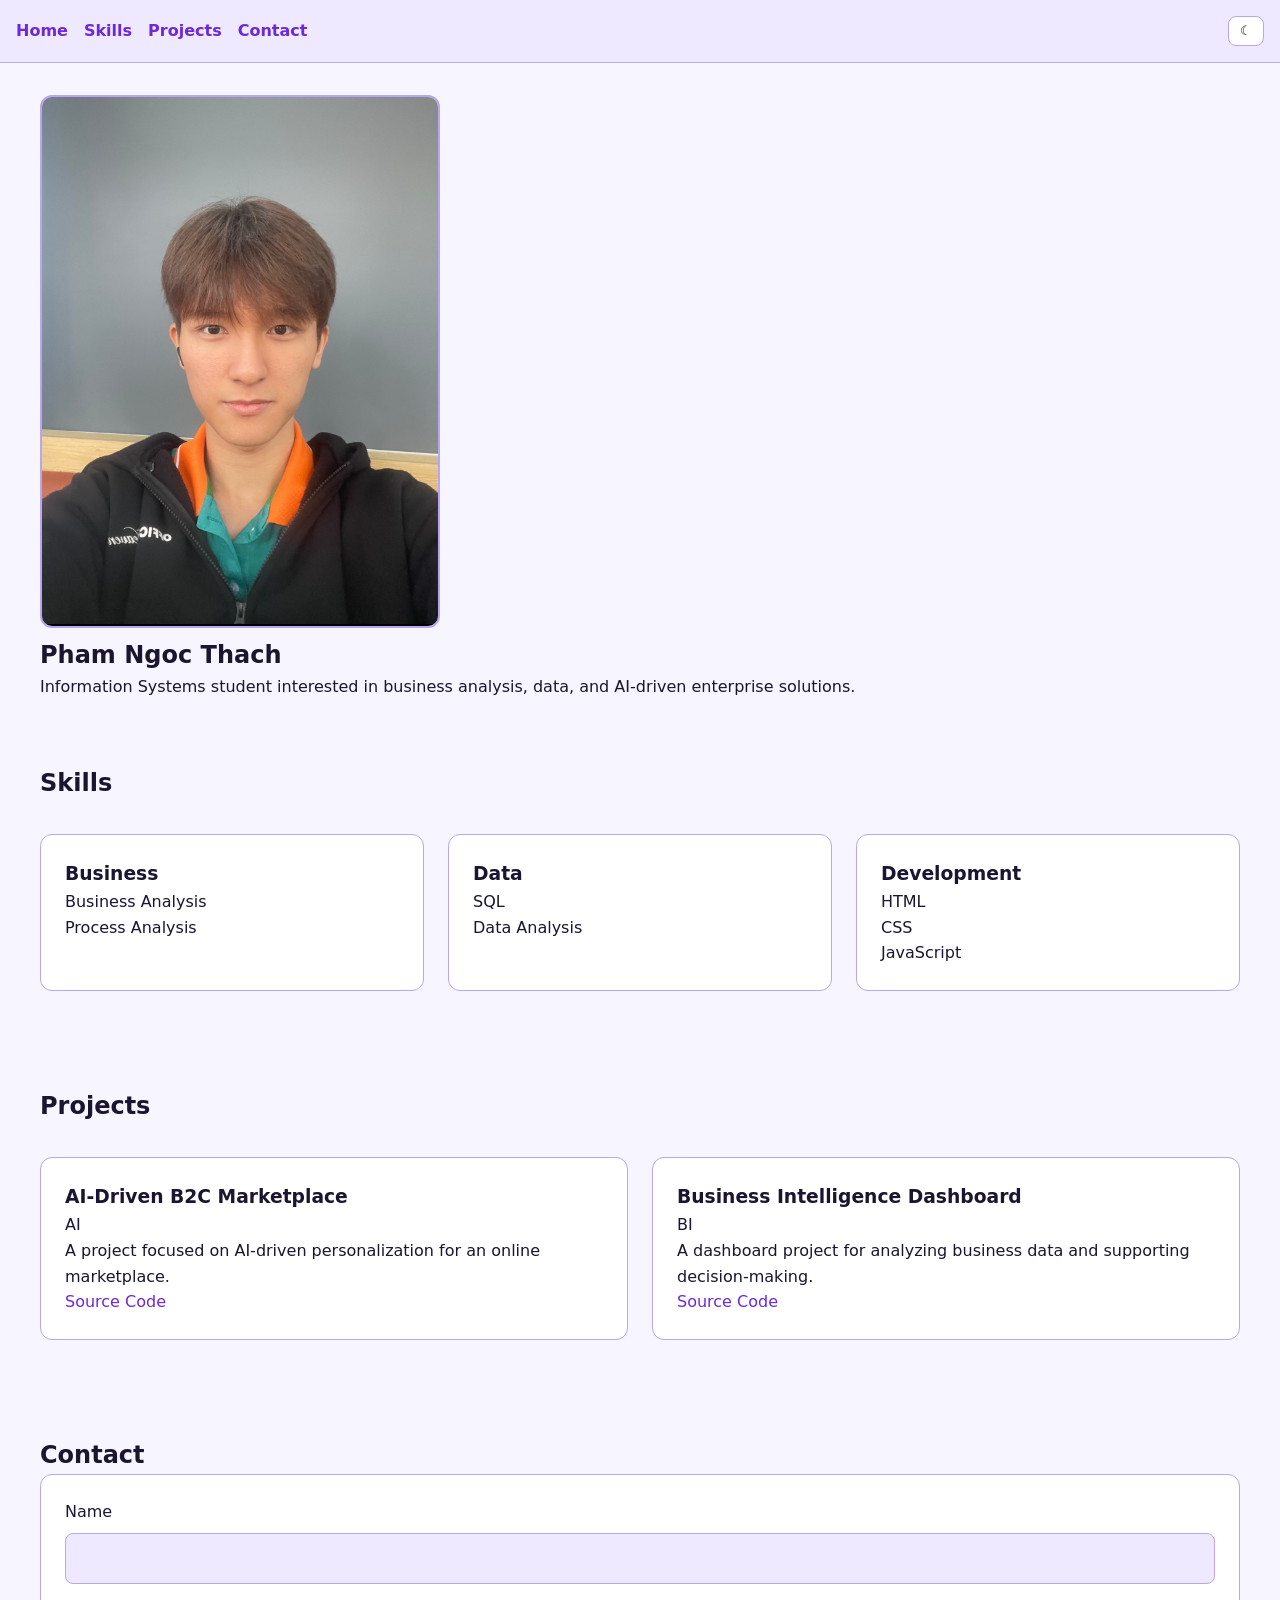
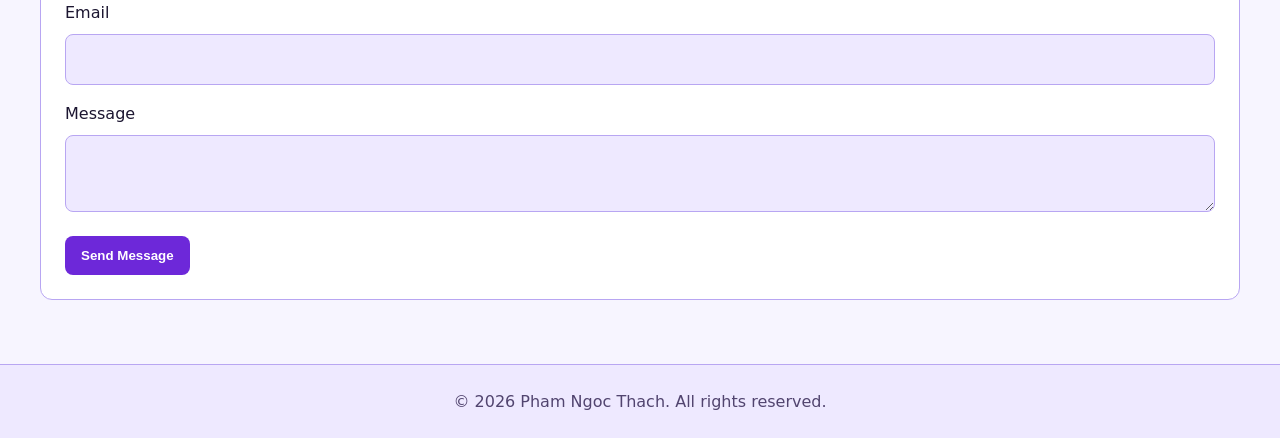
<file: web-lab1-hw1/index.html>
<!DOCTYPE html>
<html lang="en">
<head>
  <meta charset="UTF-8">

  <meta
  http-equiv="Content-Security-Policy"
  content="default-src 'self'; img-src 'self' data:; style-src 'self'; script-src 'self';">
  
  <meta name="viewport" content="width=device-width, initial-scale=1.0">
  <title>Enterprise Developer Portfolio</title>
  <link rel="stylesheet" href="style.css">
</head>

<body>
  <a class="skip-link" href="#main-content">Skip to main content</a>

  <header>
    <nav aria-label="Primary navigation">
      <a href="#hero">Home</a>
      <a href="#skills">Skills</a>
      <a href="#projects">Projects</a>
      <a href="#contact">Contact</a>

      <button
        id="theme-toggle"
        type="button"
        aria-pressed="false"
        aria-label="Switch theme">
        ☾
      </button>
    </nav>
  </header>

  <main id="main-content">
    <section id="hero">
      <img
        src="profile.jpg"
        alt="Portrait of Pham Ngoc Thach"
        width="400"
        height="400">

      <h1>Pham Ngoc Thach</h1>

      <p>
        Information Systems student interested in business analysis,
        data, and AI-driven enterprise solutions.
      </p>
    </section>

    <section id="skills">
      <h2>Skills</h2>

      <section class="skills-grid">
        <article>
          <h3>Business</h3>
          <p>Business Analysis</p>
          <p>Process Analysis</p>
        </article>

        <article>
          <h3>Data</h3>
          <p>SQL</p>
          <p>Data Analysis</p>
        </article>

        <article>
          <h3>Development</h3>
          <p>HTML</p>
          <p>CSS</p>
          <p>JavaScript</p>
        </article>
      </section>
    </section>

    <section id="projects">
      <h2>Projects</h2>

      <section class="project-grid">
        <article class="project-card">
          <header>
            <h3>AI-Driven B2C Marketplace</h3>
            <span>AI</span>
          </header>

          <p>
            A project focused on AI-driven personalization
            for an online marketplace.
          </p>

          <footer>
            <a href="#" aria-label="View AI-Driven B2C Marketplace project">
              Source Code
            </a>
          </footer>
        </article>

        <article class="project-card">
          <header>
            <h3>Business Intelligence Dashboard</h3>
            <span>BI</span>
          </header>

          <p>
            A dashboard project for analyzing business data
            and supporting decision-making.
          </p>

          <footer>
            <a href="#" aria-label="View Business Intelligence Dashboard project">
              Source Code
            </a>
          </footer>
        </article>
      </section>
    </section>

    <section id="contact">
      <h2>Contact</h2>

      <form>
        <label for="name">Name</label>
        <input
          type="text"
          id="name"
          name="name"
          required>

        <label for="email">Email</label>
        <input
          type="email"
          id="email"
          name="email"
          required>

        <label for="message">Message</label>
        <textarea
          id="message"
          name="message"
          required></textarea>

        <button type="submit">Send Message</button>
      </form>
    </section>
  </main>

  <footer>
    <p>&copy; 2026 Pham Ngoc Thach. All rights reserved.</p>
  </footer>

  <script src="script.js"></script>
</body>
</html>
</file>
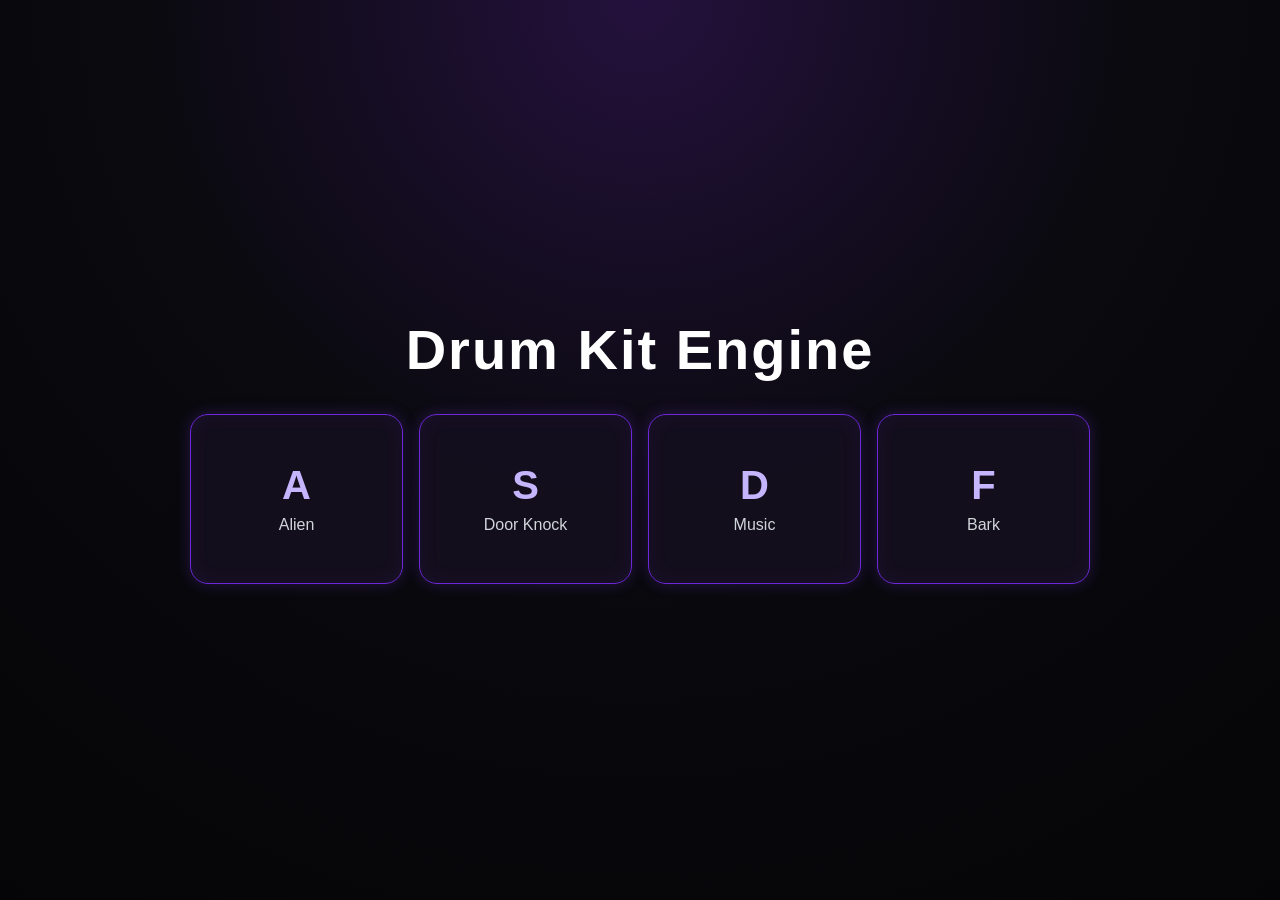
<file: web-lab1-hw2/index.html>
<!DOCTYPE html>
<html lang="en">
<head>
  <meta charset="UTF-8">
  <meta name="viewport" content="width=device-width, initial-scale=1.0">
  <title>Drum Kit Engine</title>
  <link rel="stylesheet" href="style.css">
</head>

<body>
  <main>
    <h1>Drum Kit Engine</h1>

    <section class="drum-kit" aria-label="Drum Kit">
      <button
        class="drum-pad"
        type="button"
        data-key="a"
        data-sound="sounds/alien.ogg">
        <strong>A</strong>
        <span>Alien</span>
      </button>

      <button
        class="drum-pad"
        type="button"
        data-key="s"
        data-sound="sounds/door_knock.wav">
        <strong>S</strong>
        <span>Door Knock</span>
      </button>

      <button
        class="drum-pad"
        type="button"
        data-key="d"
        data-sound="sounds/music_randomly.mp3">
        <strong>D</strong>
        <span>Music</span>
      </button>

      <button
        class="drum-pad"
        type="button"
        data-key="f"
        data-sound="sounds/sang_bark.wav">
        <strong>F</strong>
        <span>Bark</span>
      </button>
    </section>
  </main>

  <script src="script.js"></script>
</body>
</html>
</file>
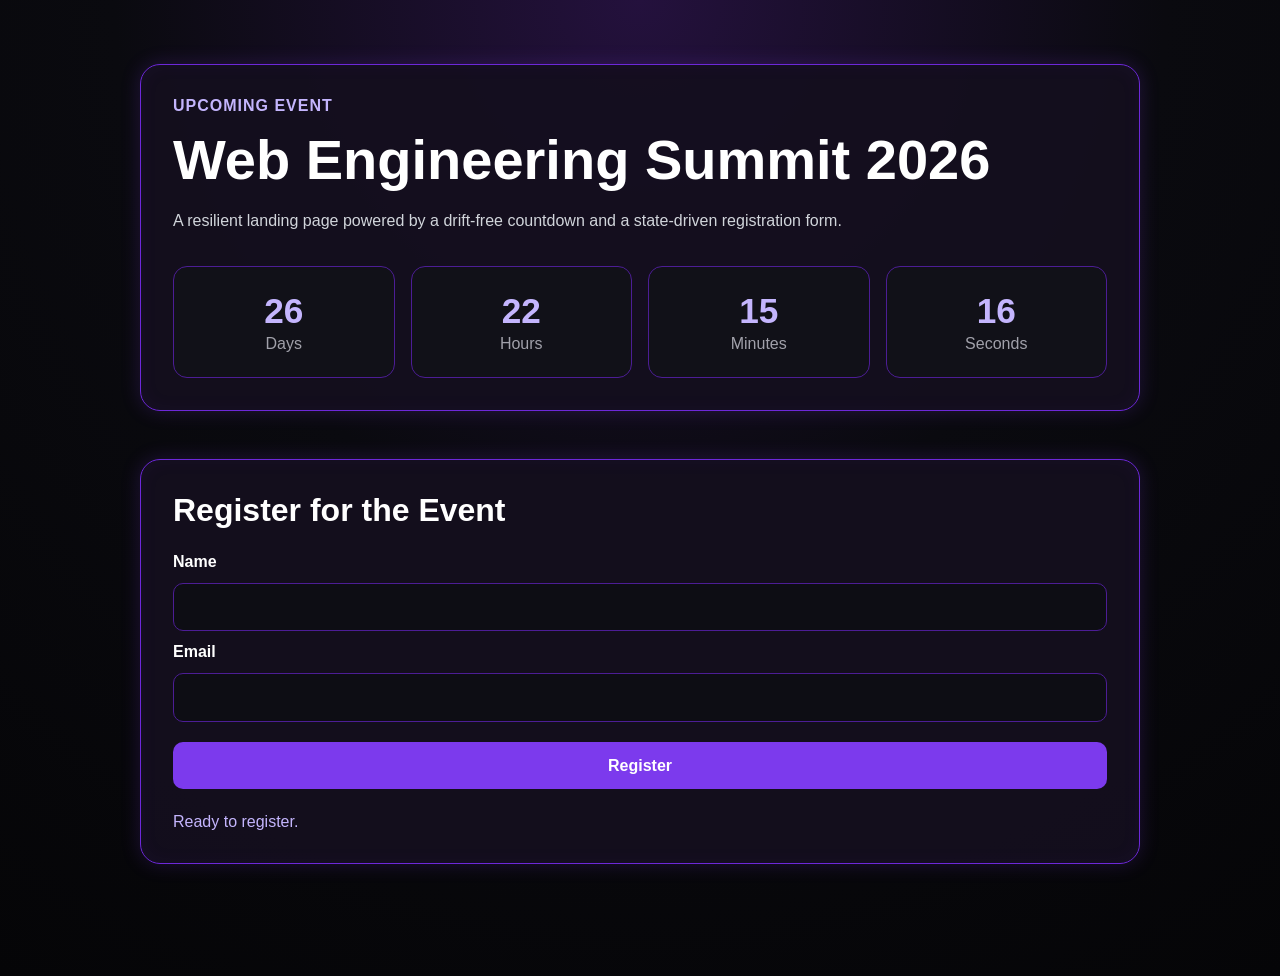
<file: web-lab1-hw3/index.html>
<!DOCTYPE html>
<html lang="en">
<head>
  <meta charset="UTF-8">
  <meta name="viewport" content="width=device-width, initial-scale=1.0">
  <title>Resilient Event Hub</title>
  <link rel="stylesheet" href="style.css">
</head>

<body>
  <main>
    <section class="event-hero">
      <p class="eyebrow">Upcoming Event</p>

      <h1>Web Engineering Summit 2026</h1>

      <p class="event-description">
        A resilient landing page powered by a drift-free countdown
        and a state-driven registration form.
      </p>

      <div
        id="countdown"
        data-deadline="2026-12-31T16:00:00Z"
        aria-label="Event countdown"
      >
        <div>
          <strong id="days">00</strong>
          <span>Days</span>
        </div>

        <div>
          <strong id="hours">00</strong>
          <span>Hours</span>
        </div>

        <div>
          <strong id="minutes">00</strong>
          <span>Minutes</span>
        </div>

        <div>
          <strong id="seconds">00</strong>
          <span>Seconds</span>
        </div>
      </div>
    </section>

    <section class="registration-section" aria-labelledby="registration-title">
  <h2 id="registration-title">Register for the Event</h2>

  <form id="registration-form">
    <label for="name">Name</label>
    <input
      type="text"
      id="name"
      name="name"
      required
    >

    <label for="email">Email</label>
    <input
      type="email"
      id="email"
      name="email"
      required
    >

    <button type="submit" id="submit-button">
      Register
    </button>

    <p id="form-status" aria-live="polite">
      Ready to register.
    </p>
  </form>
</section>
  </main>

  <script src="script.js"></script>
</body>
</html>
</file>
<file: web-lab1-hw1/style.css>
:root {
  --bg-color: #f7f5ff;
  --surface-color: #eee9ff;
  --text-color: #1b1530;
  --muted-text-color: #51446f;
  --accent-color: #6d28d9;
  --border-color: #b8a6f2;
  --card-bg: #ffffff;
  --focus-color: #6d28d9;
  --button-text-color: #ffffff;
}

[data-theme="dark"] {
  --bg-color: #0b0b12;
  --surface-color: #141420;
  --text-color: #f5f3ff;
  --muted-text-color: #c7bddf;
  --accent-color: #c4b5fd;
  --border-color: #51458a;
  --card-bg: #181825;
  --focus-color: #c4b5fd;
  --button-text-color: #0b0b12;
}

*,
*::before,
*::after {
  box-sizing: border-box;
  margin: 0;
  padding: 0;
}

html {
  color-scheme: light dark;
  scroll-behavior: smooth;
}

body {
  font-family: system-ui, -apple-system, sans-serif;
  line-height: 1.6;
  background: var(--bg-color);
  color: var(--text-color);
}

/* Skip link for keyboard and screen-reader users */
.skip-link {
  position: absolute;
  top: -4rem;
  left: 1rem;
  z-index: 1000;

  padding: 0.75rem 1rem;
  border-radius: 8px;

  background: var(--accent-color);
  color: var(--button-text-color);

  font-weight: 600;
}

.skip-link:focus {
  top: 1rem;
}

a {
  color: var(--accent-color);
  text-decoration: none;
}

a:hover {
  text-decoration: underline;
}

/* Clear keyboard focus */
a:focus-visible,
button:focus-visible,
input:focus-visible,
textarea:focus-visible {
  outline: 3px solid var(--focus-color);
  outline-offset: 3px;
}

body > header {
  background: var(--surface-color);
  border-bottom: 1px solid var(--border-color);
}

nav {
  display: flex;
  align-items: center;
  gap: 1rem;
  padding: 1rem;
}

nav a {
  font-weight: 600;
}

#theme-toggle {
  margin-left: auto;

  background: var(--card-bg);
  color: var(--text-color);

  border: 1px solid var(--border-color);
  padding: 0.4rem 0.7rem;
  border-radius: 8px;

  cursor: pointer;
}

main {
  width: min(100% - 2rem, 1200px);
  margin-inline: auto;
}

section {
  padding-block: 2rem;
}

#hero img {
  max-width: 100%;
  height: auto;

  border: 2px solid var(--border-color);
  border-radius: 12px;
}

h1,
h2,
h3 {
  color: var(--text-color);
}

p,
label {
  color: var(--text-color);
}

.skills-grid,
.project-grid {
  display: grid;
  grid-template-columns: repeat(auto-fit, minmax(280px, 1fr));
  gap: 1.5rem;
}

.skills-grid article,
.project-card,
form {
  background: var(--card-bg);

  border: 1px solid var(--border-color);
  border-radius: 12px;

  padding: 1.5rem;
}

input,
textarea {
  width: 100%;

  padding: 0.75rem;
  margin-top: 0.5rem;
  margin-bottom: 1rem;

  border: 1px solid var(--border-color);
  border-radius: 8px;

  background: var(--surface-color);
  color: var(--text-color);

  font: inherit;
}

button[type="submit"] {
  background: var(--accent-color);
  color: var(--button-text-color);

  border: none;
  padding: 0.75rem 1rem;
  border-radius: 8px;

  cursor: pointer;
  font-weight: 600;
}

body > footer {
  margin-top: 2rem;
  padding: 1.5rem;

  text-align: center;

  background: var(--surface-color);
  border-top: 1px solid var(--border-color);
}

body > footer p {
  color: var(--muted-text-color);
}

@media (max-width: 375px) {
  nav {
    flex-wrap: wrap;
  }

  .skills-grid,
  .project-grid {
    grid-template-columns: 1fr;
  }
}
</file>
<file: web-lab1-hw2/style.css>
* {
  margin: 0;
  padding: 0;
  box-sizing: border-box;
}

body {
  min-height: 100vh;
  display: flex;
  justify-content: center;
  align-items: center;
  font-family: Arial, sans-serif;
  background:
    radial-gradient(circle at top, #24113d 0%, #0a0a0f 45%, #050507 100%);
  color: #ffffff;
}

main {
  width: min(900px, 90%);
  text-align: center;
}

h1 {
  margin-bottom: 2rem;
  font-size: clamp(2rem, 5vw, 3.5rem);
  letter-spacing: 2px;
}

.drum-kit {
  display: grid;
  grid-template-columns: repeat(4, 1fr);
  gap: 1rem;
}

.drum-pad {
  min-height: 170px;
  display: flex;
  flex-direction: column;
  justify-content: center;
  align-items: center;
  gap: 0.5rem;

  border: 1px solid #6d28d9;
  border-radius: 18px;

  background: rgba(20, 15, 30, 0.9);
  color: #ffffff;

  box-shadow:
    0 0 15px rgba(124, 58, 237, 0.25),
    inset 0 0 20px rgba(124, 58, 237, 0.08);

  cursor: pointer;
  transition:
    transform 0.15s ease,
    border-color 0.15s ease,
    box-shadow 0.15s ease;
}

.drum-pad strong {
  font-size: 2.5rem;
  color: #c4b5fd;
}

.drum-pad span {
  font-size: 1rem;
  color: #d1d5db;
}

.drum-pad:hover {
  transform: translateY(-5px);
  border-color: #a78bfa;
  box-shadow:
    0 0 25px rgba(139, 92, 246, 0.55),
    inset 0 0 25px rgba(139, 92, 246, 0.12);
}

.drum-pad:focus-visible {
  outline: 3px solid #c4b5fd;
  outline-offset: 4px;
}

@media (max-width: 700px) {
  .drum-kit {
    grid-template-columns: repeat(2, 1fr);
  }
}

@media (max-width: 400px) {
  .drum-kit {
    grid-template-columns: 1fr;
  }
}
</file>
<file: web-lab1-hw3/style.css>
* {
  margin: 0;
  padding: 0;
  box-sizing: border-box;
}

body {
  min-height: 100vh;
  font-family: Arial, sans-serif;
  background:
    radial-gradient(circle at top, #24113d 0%, #0a0a0f 45%, #050507 100%);
  color: #ffffff;
}

main {
  width: min(1000px, 90%);
  margin: 0 auto;
  padding: 4rem 0;
}

section {
  margin-bottom: 3rem;
}

.event-hero,
.registration-section {
  background: rgba(20, 15, 30, 0.92);
  border: 1px solid #6d28d9;
  border-radius: 20px;
  padding: 2rem;

  box-shadow:
    0 0 20px rgba(124, 58, 237, 0.2),
    inset 0 0 20px rgba(124, 58, 237, 0.05);
}

.eyebrow {
  margin-bottom: 0.75rem;
  color: #c4b5fd;
  font-weight: bold;
  text-transform: uppercase;
  letter-spacing: 1px;
}

h1 {
  margin-bottom: 1rem;
  font-size: clamp(2rem, 5vw, 3.5rem);
}

h2 {
  margin-bottom: 1.5rem;
  font-size: 2rem;
}

.event-description {
  max-width: 700px;
  margin-bottom: 2rem;
  color: #d1d5db;
  line-height: 1.6;
}

#countdown {
  display: grid;
  grid-template-columns: repeat(4, 1fr);
  gap: 1rem;
}

#countdown div {
  padding: 1.5rem 1rem;
  text-align: center;
  background: #111118;
  border: 1px solid #4c1d95;
  border-radius: 14px;
}

#countdown strong {
  display: block;
  margin-bottom: 0.25rem;
  font-size: 2.2rem;
  color: #c4b5fd;
}

#countdown span {
  color: #a1a1aa;
}

form {
  display: grid;
  gap: 0.75rem;
}

label {
  font-weight: bold;
}

input {
  width: 100%;
  padding: 0.9rem 1rem;
  border: 1px solid #4c1d95;
  border-radius: 10px;
  background: #0d0d14;
  color: #ffffff;
  font: inherit;
}

input:focus {
  outline: 2px solid #a78bfa;
  outline-offset: 2px;
}

button {
  margin-top: 0.5rem;
  padding: 0.9rem 1rem;
  border: none;
  border-radius: 10px;
  background: #7c3aed;
  color: #ffffff;
  font: inherit;
  font-weight: bold;
  cursor: pointer;
}

button:hover {
  background: #8b5cf6;
}

button:disabled {
  cursor: not-allowed;
  opacity: 0.6;
}

#form-status {
  margin-top: 0.75rem;
  color: #c4b5fd;
}

@media (max-width: 700px) {
  #countdown {
    grid-template-columns: repeat(2, 1fr);
  }
}

@media (max-width: 420px) {
  main {
    width: min(94%, 1000px);
    padding: 2rem 0;
  }

  #countdown {
    grid-template-columns: 1fr;
  }
}
</file>
